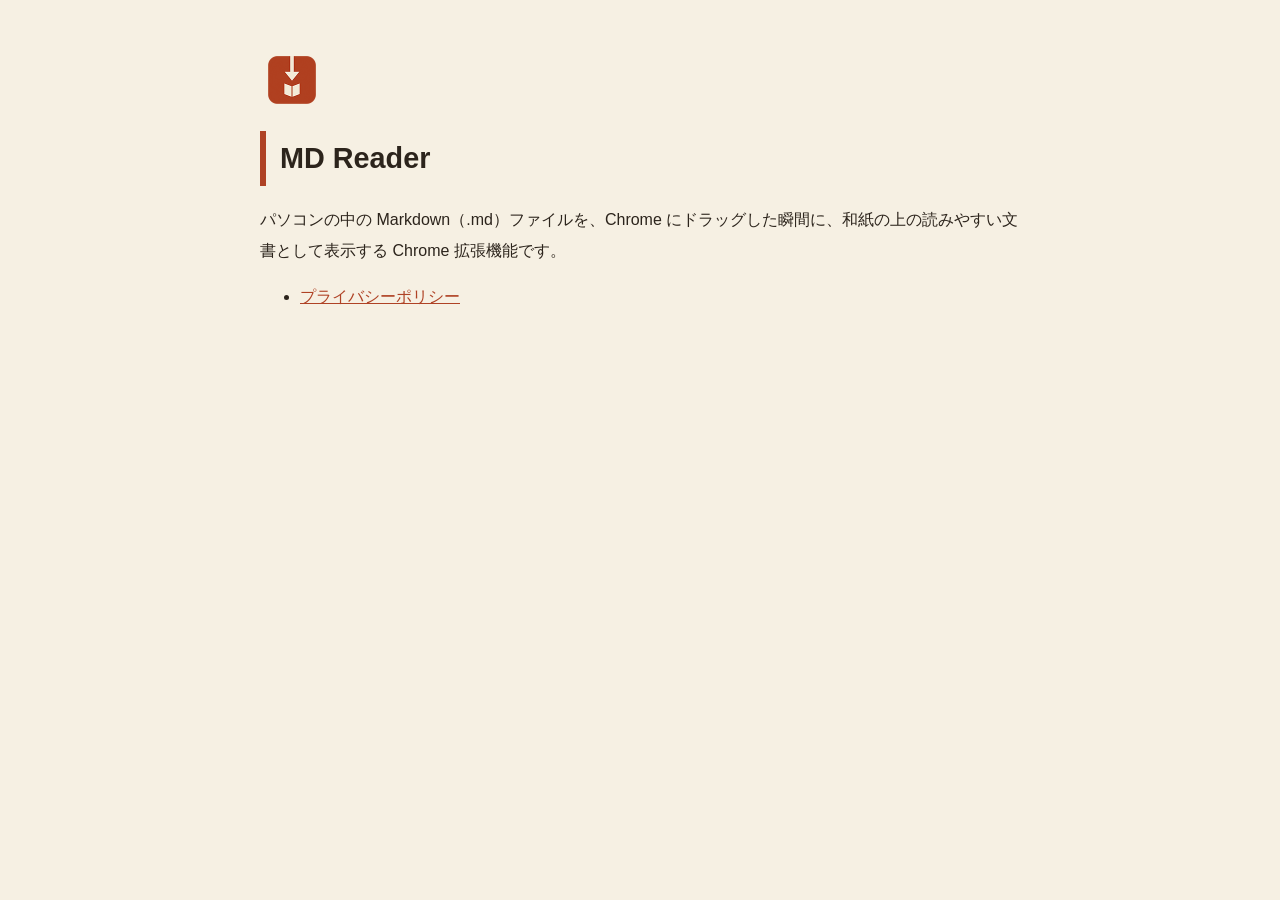
<file: index.html>
<!DOCTYPE html>
<html lang="ja">
<head><meta charset="utf-8"><meta name="viewport" content="width=device-width, initial-scale=1"><title>MD Reader</title><link rel="stylesheet" href="style.css"></head>
<body><main>
<img class="icon" src="icon.png" alt="">
<h1>MD Reader</h1>
<p>パソコンの中の Markdown（.md）ファイルを、Chrome にドラッグした瞬間に、和紙の上の読みやすい文書として表示する Chrome 拡張機能です。</p>
<ul>
<li><a href="privacy-policy.html">プライバシーポリシー</a></li>
</ul>
</main></body></html>
</file>
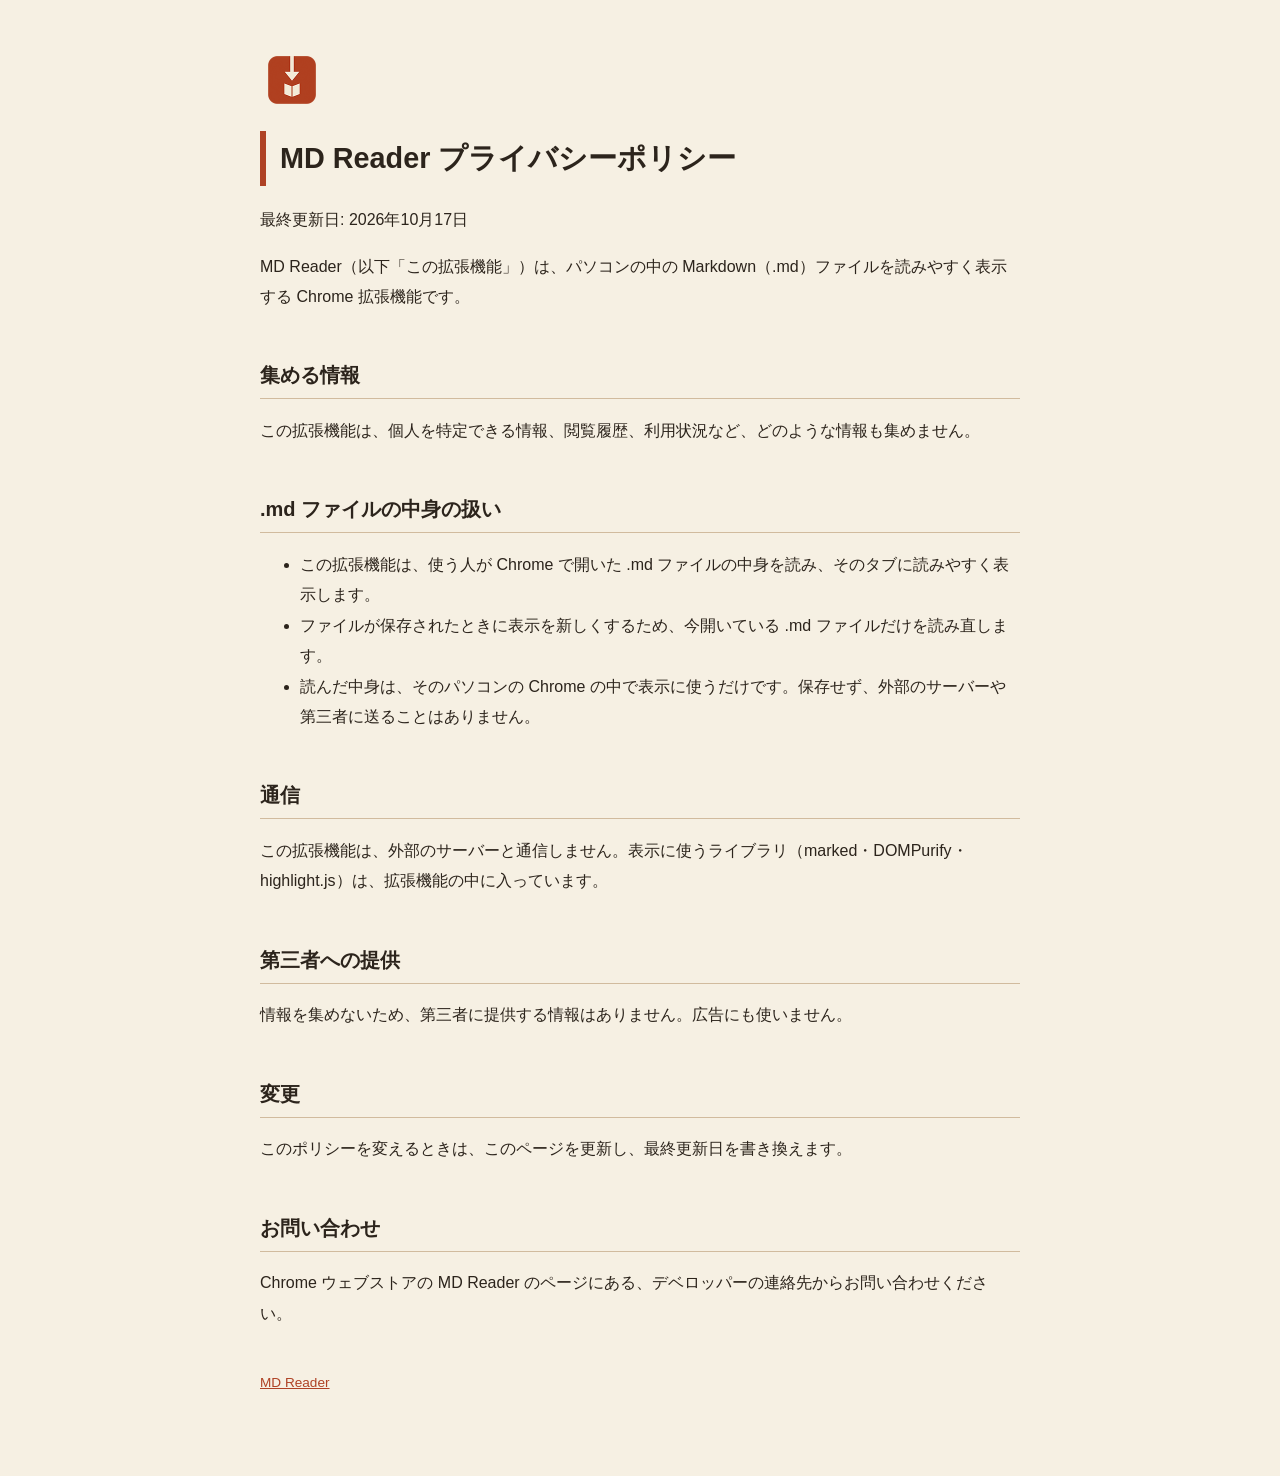
<file: privacy-policy.html>
<!DOCTYPE html>
<html lang="ja">
<head><meta charset="utf-8"><meta name="viewport" content="width=device-width, initial-scale=1"><title>MD Reader プライバシーポリシー</title><link rel="stylesheet" href="style.css"></head>
<body><main>
<img class="icon" src="icon.png" alt="">
<h1 id="md-reader-プライバシーポリシー">MD Reader
プライバシーポリシー</h1>
<p>最終更新日: 2026年10月17日</p>
<p>MD Reader（以下「この拡張機能」）は、パソコンの中の
Markdown（.md）ファイルを読みやすく表示する Chrome 拡張機能です。</p>
<h2 id="集める情報">集める情報</h2>
<p>この拡張機能は、個人を特定できる情報、閲覧履歴、利用状況など、どのような情報も集めません。</p>
<h2 id="md-ファイルの中身の扱い">.md ファイルの中身の扱い</h2>
<ul>
<li>この拡張機能は、使う人が Chrome で開いた .md
ファイルの中身を読み、そのタブに読みやすく表示します。</li>
<li>ファイルが保存されたときに表示を新しくするため、今開いている .md
ファイルだけを読み直します。</li>
<li>読んだ中身は、そのパソコンの Chrome
の中で表示に使うだけです。保存せず、外部のサーバーや第三者に送ることはありません。</li>
</ul>
<h2 id="通信">通信</h2>
<p>この拡張機能は、外部のサーバーと通信しません。表示に使うライブラリ（marked・DOMPurify・highlight.js）は、拡張機能の中に入っています。</p>
<h2 id="第三者への提供">第三者への提供</h2>
<p>情報を集めないため、第三者に提供する情報はありません。広告にも使いません。</p>
<h2 id="変更">変更</h2>
<p>このポリシーを変えるときは、このページを更新し、最終更新日を書き換えます。</p>
<h2 id="お問い合わせ">お問い合わせ</h2>
<p>Chrome ウェブストアの MD Reader
のページにある、デベロッパーの連絡先からお問い合わせください。</p>
<footer><a href="./">MD Reader</a></footer>
</main></body></html>
</file>
<file: style.css>
body { margin: 0; background: #f6f0e3; color: #2c241c; font-family: "Hiragino Sans", "Yu Gothic UI", "Meiryo", sans-serif; line-height: 1.9; }
main { max-width: 760px; margin: 0 auto; padding: 48px 24px 80px; }
h1 { font-size: 1.8rem; border-left: 6px solid #af4225; padding-left: 14px; }
h2 { font-size: 1.25rem; margin-top: 2.2em; border-bottom: 1px solid #d1bb9e; padding-bottom: 4px; }
a { color: #af4225; }
.icon { width: 64px; height: 64px; display: block; margin-bottom: 8px; }
footer { margin-top: 3em; font-size: .85rem; color: #6b5a48; }
</file>
